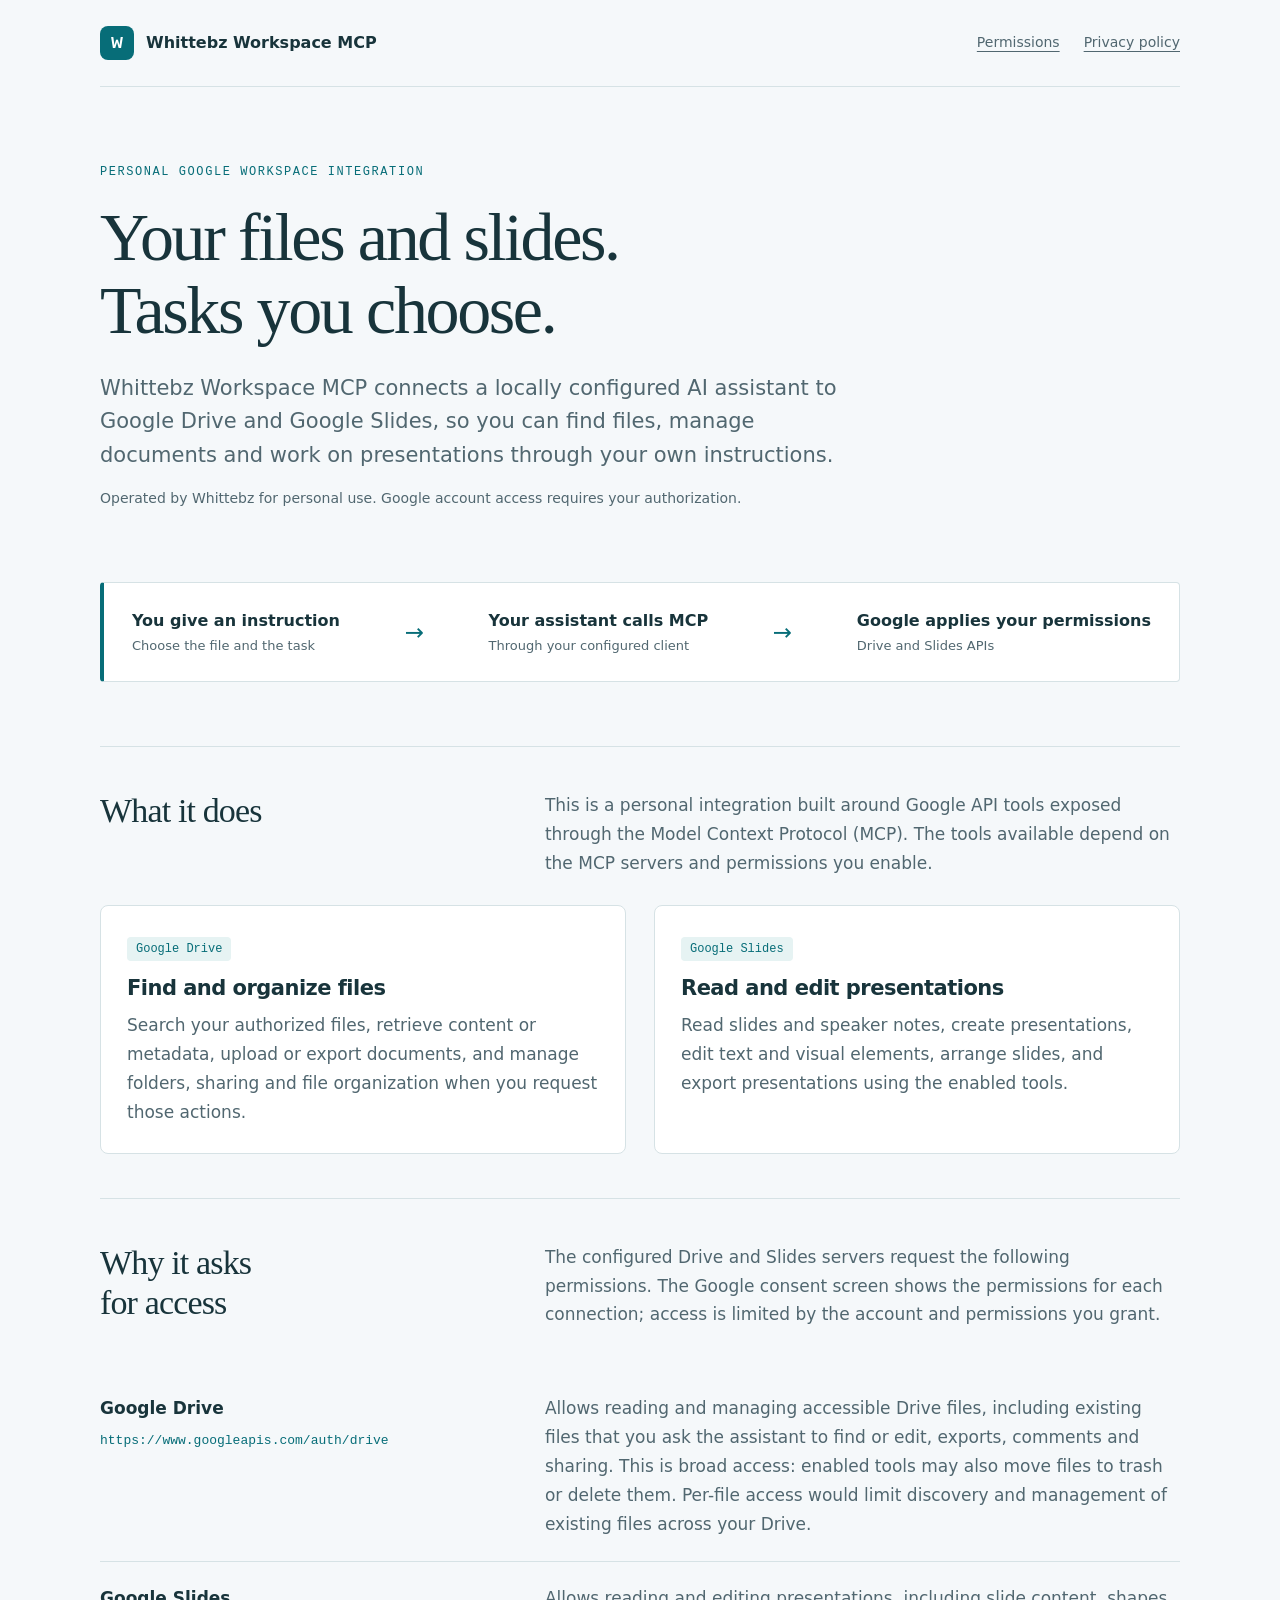
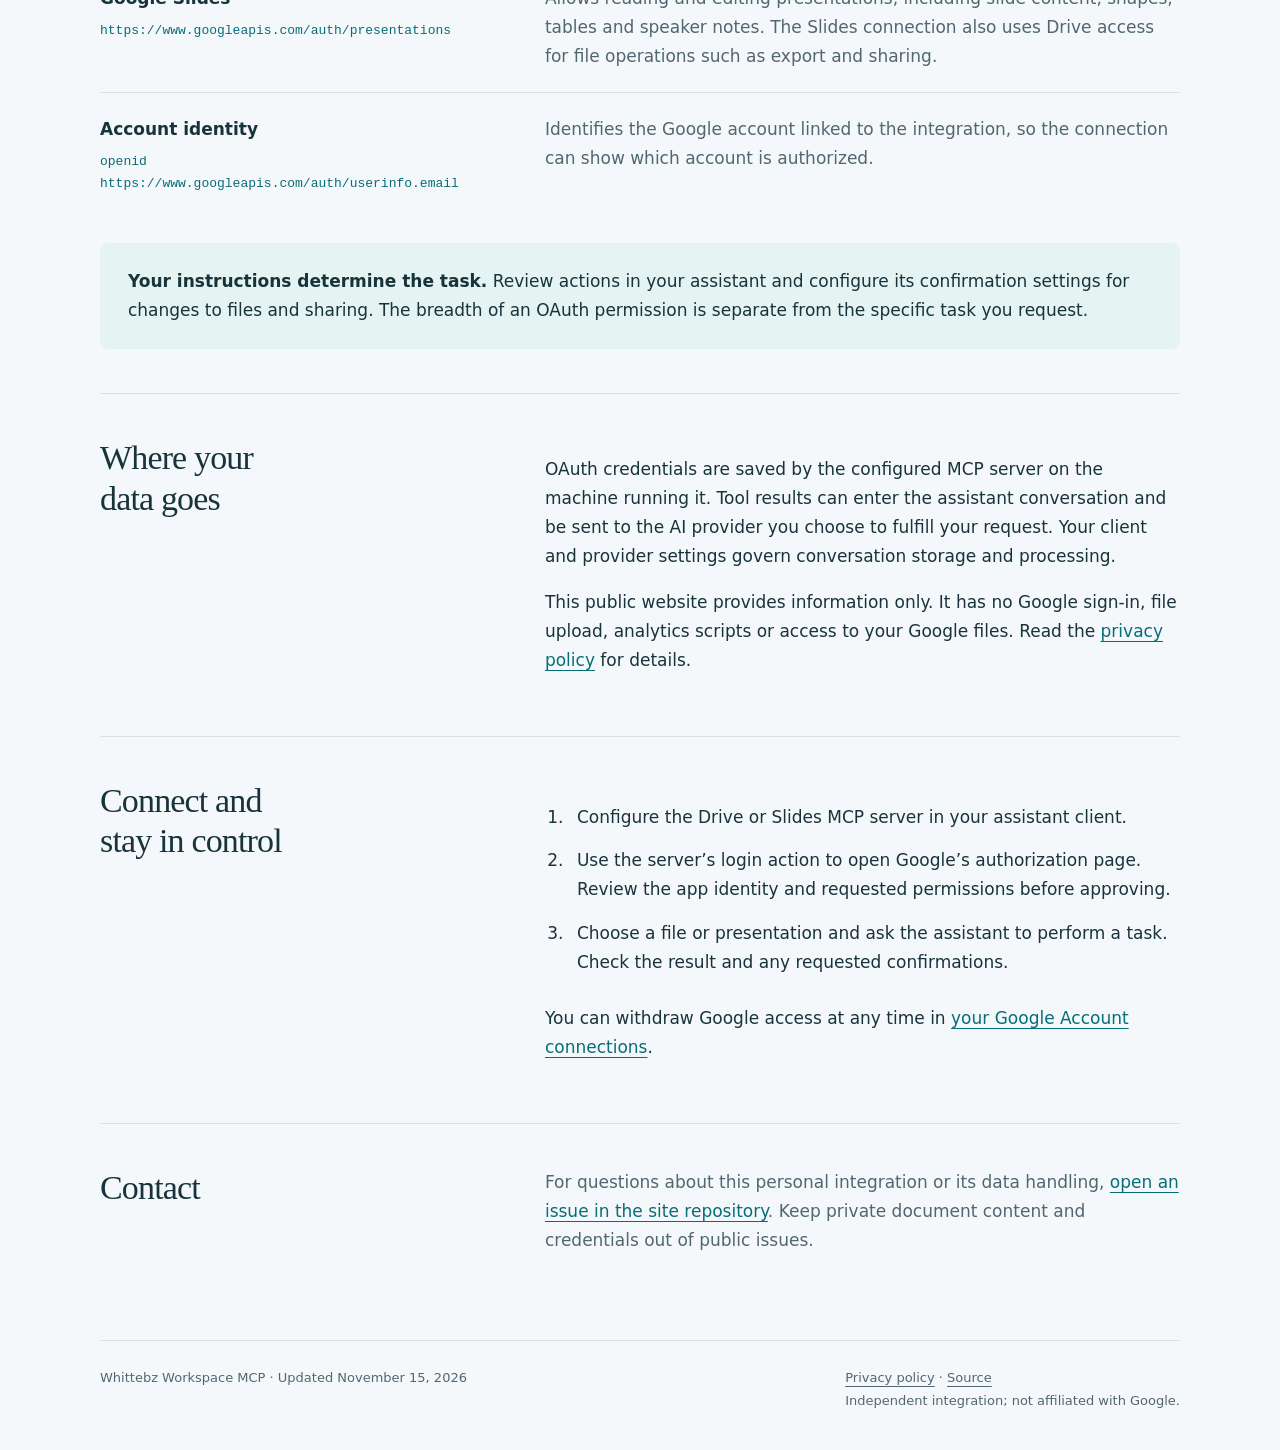
<file: index.html>
<!doctype html>
<html lang="en">
<head>
  <meta charset="utf-8">
  <meta name="viewport" content="width=device-width, initial-scale=1">
  <meta name="description" content="Whittebz Workspace MCP is a personal Google Drive and Google Slides integration for user-directed AI assistant tasks. Learn about its features, permissions and privacy.">
  <title>Whittebz Workspace MCP — Drive &amp; Slides integration</title>
  <link rel="canonical" href="https://whittebz.github.io/">
  <link rel="stylesheet" href="styles.css">
</head>
<body>
<header class="topbar">
  <a class="brand" href="./"><span class="mark" aria-hidden="true">w</span>Whittebz Workspace MCP</a>
  <nav aria-label="Main navigation"><a href="#permissions">Permissions</a><a href="privacy.html">Privacy policy</a></nav>
</header>
<main id="main">
  <div class="hero">
    <p class="eyebrow">Personal Google Workspace integration</p>
    <h1>Your files and slides.<br>Tasks you choose.</h1>
    <p class="lede">Whittebz Workspace MCP connects a locally configured AI assistant to Google Drive and Google Slides, so you can find files, manage documents and work on presentations through your own instructions.</p>
    <p class="subtle">Operated by Whittebz for personal use. Google account access requires your authorization.</p>
  </div>
  <div class="flow" aria-label="How the integration works">
    <div><strong>You give an instruction</strong><small>Choose the file and the task</small></div>
    <span class="arrow" aria-hidden="true">→</span>
    <div><strong>Your assistant calls MCP</strong><small>Through your configured client</small></div>
    <span class="arrow" aria-hidden="true">→</span>
    <div><strong>Google applies your permissions</strong><small>Drive and Slides APIs</small></div>
  </div>
  <section class="section" aria-labelledby="features-title">
    <div class="section-head"><h2 id="features-title">What it does</h2><p>This is a personal integration built around Google API tools exposed through the Model Context Protocol (MCP). The tools available depend on the MCP servers and permissions you enable.</p></div>
    <div class="features">
      <article class="feature"><span class="tag">Google Drive</span><h3>Find and organize files</h3><p>Search your authorized files, retrieve content or metadata, upload or export documents, and manage folders, sharing and file organization when you request those actions.</p></article>
      <article class="feature"><span class="tag">Google Slides</span><h3>Read and edit presentations</h3><p>Read slides and speaker notes, create presentations, edit text and visual elements, arrange slides, and export presentations using the enabled tools.</p></article>
    </div>
  </section>
  <section class="section" id="permissions" aria-labelledby="permissions-title">
    <div class="section-head"><h2 id="permissions-title">Why it asks<br>for access</h2><p>The configured Drive and Slides servers request the following permissions. The Google consent screen shows the permissions for each connection; access is limited by the account and permissions you grant.</p></div>
    <div class="scope-list">
      <div class="scope"><div><strong>Google Drive</strong><code>https://www.googleapis.com/auth/drive</code></div><p>Allows reading and managing accessible Drive files, including existing files that you ask the assistant to find or edit, exports, comments and sharing. This is broad access: enabled tools may also move files to trash or delete them. Per-file access would limit discovery and management of existing files across your Drive.</p></div>
      <div class="scope"><div><strong>Google Slides</strong><code>https://www.googleapis.com/auth/presentations</code></div><p>Allows reading and editing presentations, including slide content, shapes, tables and speaker notes. The Slides connection also uses Drive access for file operations such as export and sharing.</p></div>
      <div class="scope"><div><strong>Account identity</strong><code>openid<br>https://www.googleapis.com/auth/userinfo.email</code></div><p>Identifies the Google account linked to the integration, so the connection can show which account is authorized.</p></div>
    </div>
    <div class="notice"><p><strong>Your instructions determine the task.</strong> Review actions in your assistant and configure its confirmation settings for changes to files and sharing. The breadth of an OAuth permission is separate from the specific task you request.</p></div>
  </section>
  <section class="section" aria-labelledby="data-title">
    <div class="section-head"><h2 id="data-title">Where your<br>data goes</h2><div><p>OAuth credentials are saved by the configured MCP server on the machine running it. Tool results can enter the assistant conversation and be sent to the AI provider you choose to fulfill your request. Your client and provider settings govern conversation storage and processing.</p><p>This public website provides information only. It has no Google sign-in, file upload, analytics scripts or access to your Google files. Read the <a href="privacy.html">privacy policy</a> for details.</p></div></div>
  </section>
  <section class="section" aria-labelledby="control-title">
    <div class="section-head"><h2 id="control-title">Connect and<br>stay in control</h2><div><ol class="steps"><li>Configure the Drive or Slides MCP server in your assistant client.</li><li>Use the server’s login action to open Google’s authorization page. Review the app identity and requested permissions before approving.</li><li>Choose a file or presentation and ask the assistant to perform a task. Check the result and any requested confirmations.</li></ol><p>You can withdraw Google access at any time in <a href="https://myaccount.google.com/connections">your Google Account connections</a>.</p></div></div>
  </section>
  <section class="section" aria-labelledby="contact-title">
    <div class="section-head"><h2 id="contact-title">Contact</h2><p>For questions about this personal integration or its data handling, <a href="https://github.com/Whittebz/Whittebz.github.io/issues/new">open an issue in the site repository</a>. Keep private document content and credentials out of public issues.</p></div>
  </section>
</main>
<footer><p>Whittebz Workspace MCP · Updated November 15, 2026</p><p><a href="privacy.html">Privacy policy</a> · <a href="https://github.com/Whittebz/Whittebz.github.io">Source</a><br>Independent integration; not affiliated with Google.</p></footer>
</body>
</html>
</file>
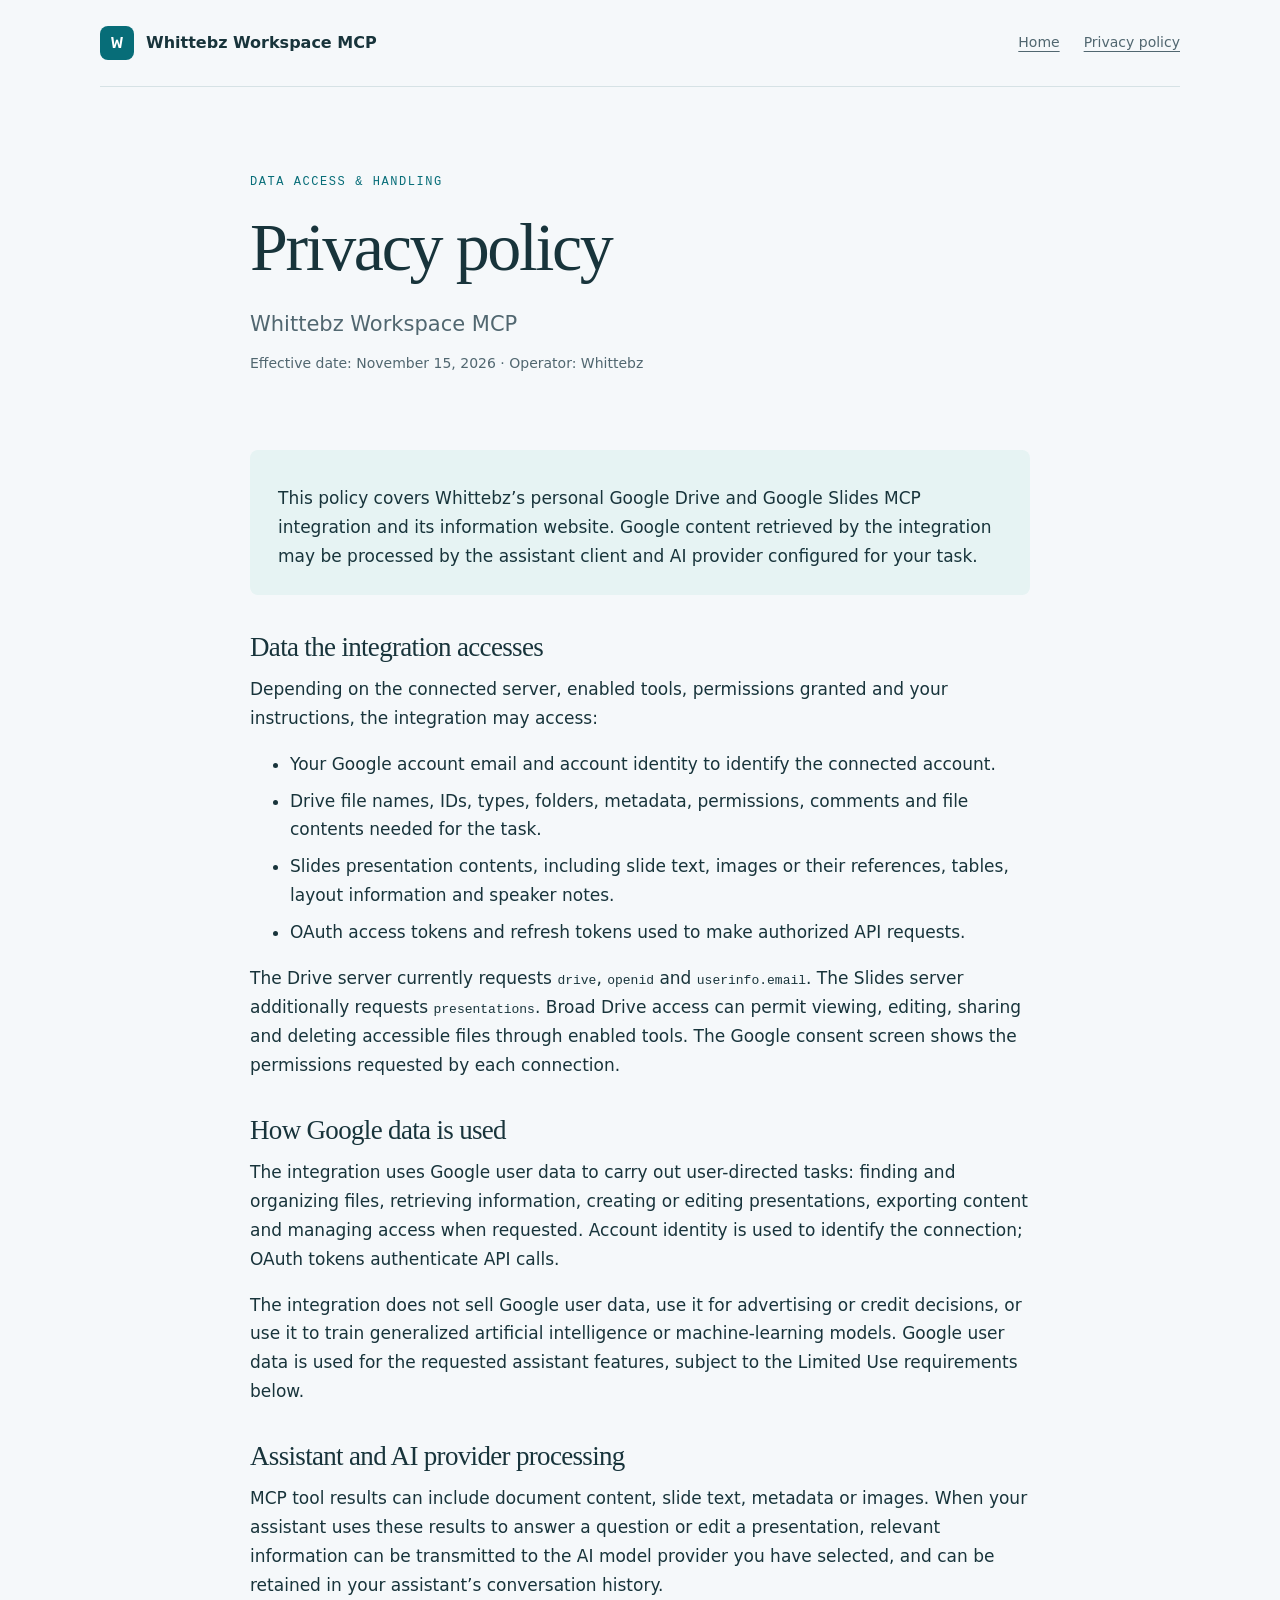
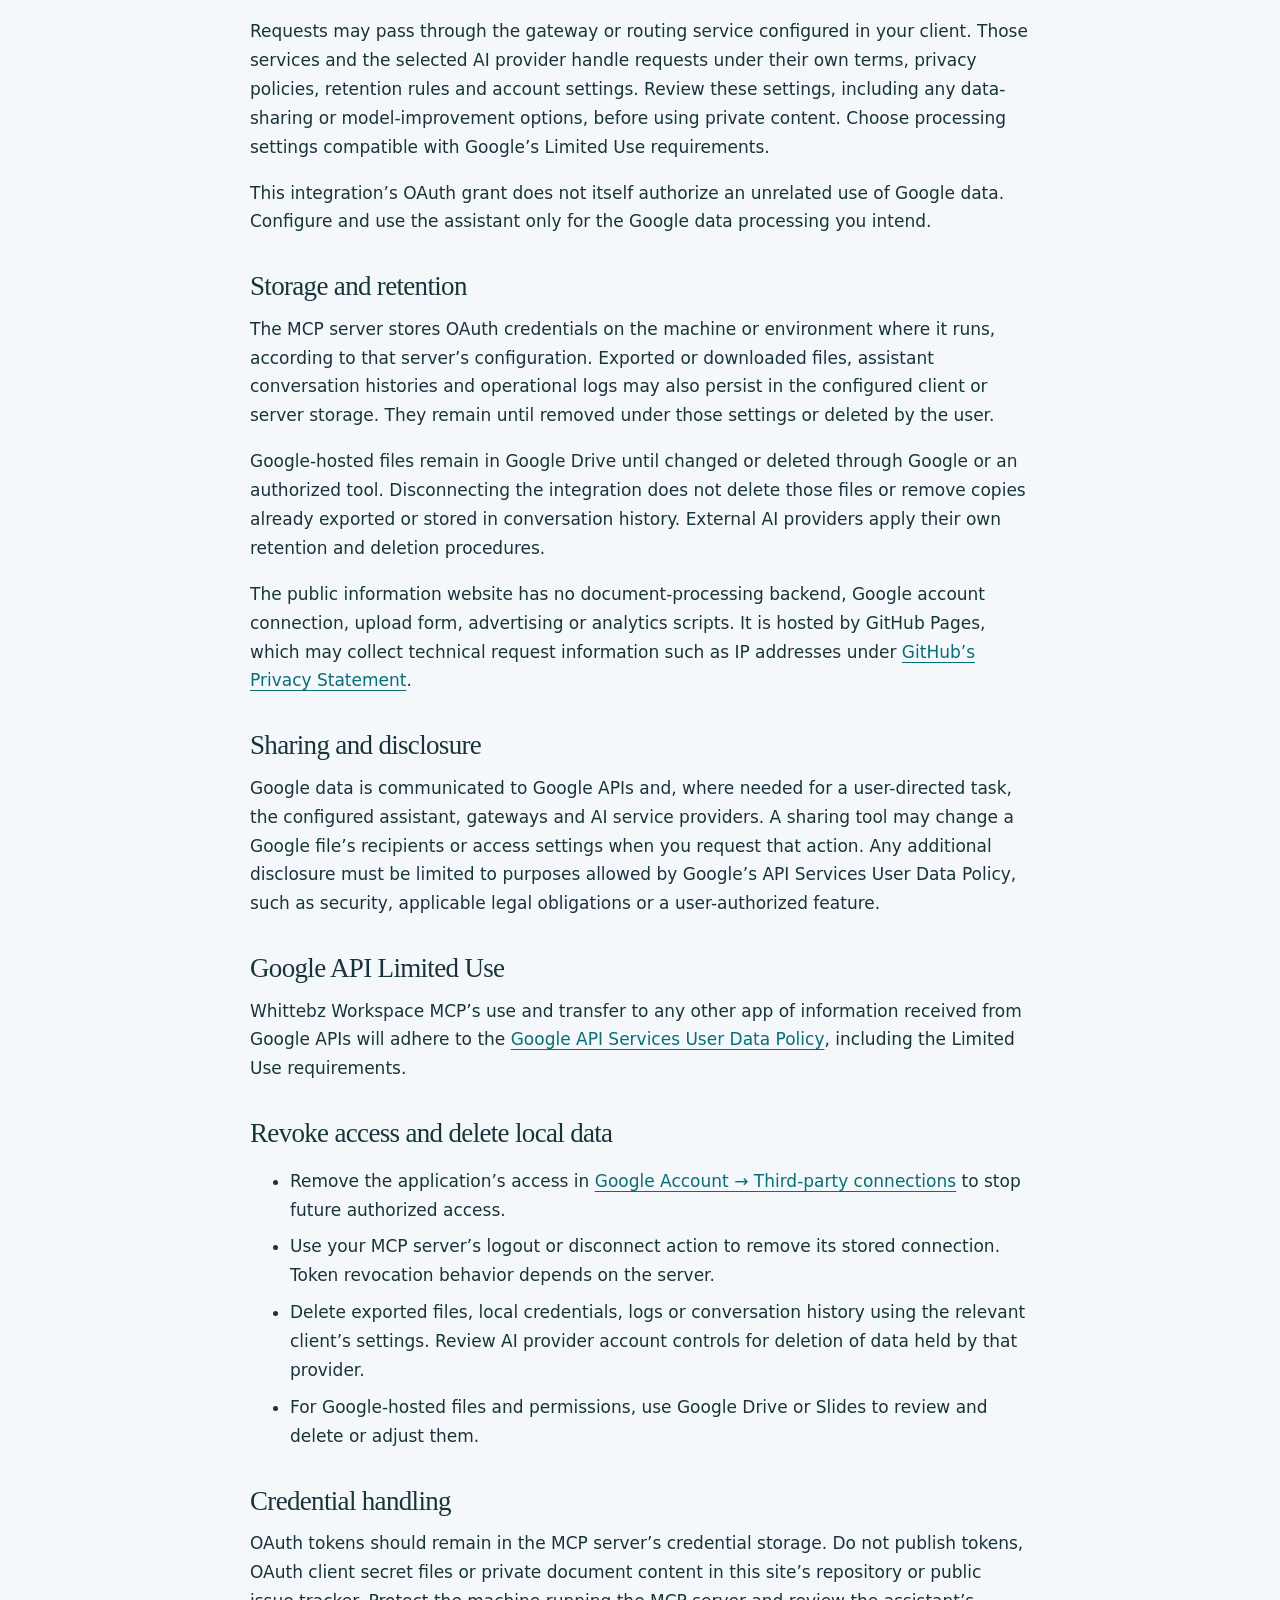
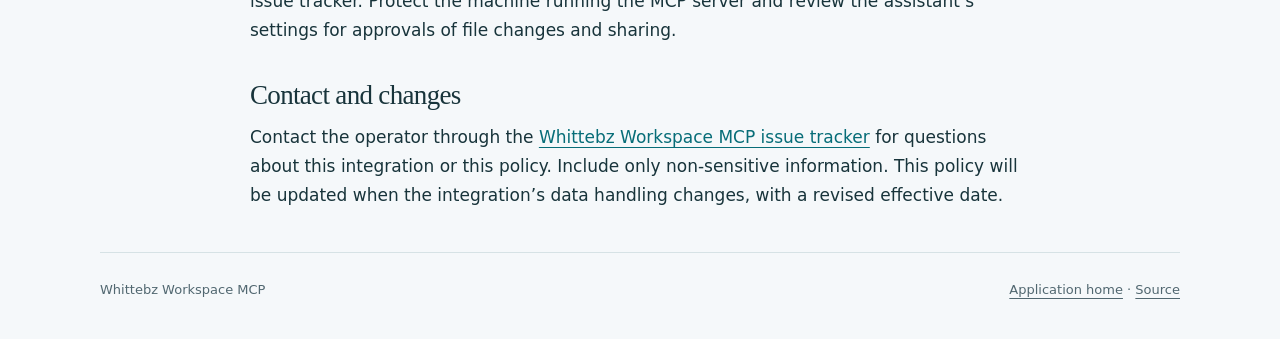
<file: privacy.html>
<!doctype html>
<html lang="en">
<head>
  <meta charset="utf-8">
  <meta name="viewport" content="width=device-width, initial-scale=1">
  <meta name="description" content="Privacy policy for Whittebz Workspace MCP: Google account permissions, file and presentation data, local credentials, AI processing, retention and revocation.">
  <title>Privacy policy — Whittebz Workspace MCP</title>
  <link rel="canonical" href="https://whittebz.github.io/privacy.html">
  <link rel="stylesheet" href="styles.css">
</head>
<body>
<header class="topbar"><a class="brand" href="./"><span class="mark" aria-hidden="true">w</span>Whittebz Workspace MCP</a><nav aria-label="Main navigation"><a href="./">Home</a><a href="privacy.html" aria-current="page">Privacy policy</a></nav></header>
<main class="policy" id="main">
  <div class="hero"><p class="eyebrow">Data access &amp; handling</p><h1>Privacy policy</h1><p class="lede">Whittebz Workspace MCP</p><p class="subtle">Effective date: November 15, 2026 · Operator: Whittebz</p></div>
  <div class="notice"><p>This policy covers Whittebz’s personal Google Drive and Google Slides MCP integration and its information website. Google content retrieved by the integration may be processed by the assistant client and AI provider configured for your task.</p></div>
  <section aria-labelledby="data"><h2 id="data">Data the integration accesses</h2><p>Depending on the connected server, enabled tools, permissions granted and your instructions, the integration may access:</p><ul><li>Your Google account email and account identity to identify the connected account.</li><li>Drive file names, IDs, types, folders, metadata, permissions, comments and file contents needed for the task.</li><li>Slides presentation contents, including slide text, images or their references, tables, layout information and speaker notes.</li><li>OAuth access tokens and refresh tokens used to make authorized API requests.</li></ul><p>The Drive server currently requests <code>drive</code>, <code>openid</code> and <code>userinfo.email</code>. The Slides server additionally requests <code>presentations</code>. Broad Drive access can permit viewing, editing, sharing and deleting accessible files through enabled tools. The Google consent screen shows the permissions requested by each connection.</p></section>
  <section aria-labelledby="use"><h2 id="use">How Google data is used</h2><p>The integration uses Google user data to carry out user-directed tasks: finding and organizing files, retrieving information, creating or editing presentations, exporting content and managing access when requested. Account identity is used to identify the connection; OAuth tokens authenticate API calls.</p><p>The integration does not sell Google user data, use it for advertising or credit decisions, or use it to train generalized artificial intelligence or machine-learning models. Google user data is used for the requested assistant features, subject to the Limited Use requirements below.</p></section>
  <section aria-labelledby="processing"><h2 id="processing">Assistant and AI provider processing</h2><p>MCP tool results can include document content, slide text, metadata or images. When your assistant uses these results to answer a question or edit a presentation, relevant information can be transmitted to the AI model provider you have selected, and can be retained in your assistant’s conversation history.</p><p>Requests may pass through the gateway or routing service configured in your client. Those services and the selected AI provider handle requests under their own terms, privacy policies, retention rules and account settings. Review these settings, including any data-sharing or model-improvement options, before using private content. Choose processing settings compatible with Google’s Limited Use requirements.</p><p>This integration’s OAuth grant does not itself authorize an unrelated use of Google data. Configure and use the assistant only for the Google data processing you intend.</p></section>
  <section aria-labelledby="storage"><h2 id="storage">Storage and retention</h2><p>The MCP server stores OAuth credentials on the machine or environment where it runs, according to that server’s configuration. Exported or downloaded files, assistant conversation histories and operational logs may also persist in the configured client or server storage. They remain until removed under those settings or deleted by the user.</p><p>Google-hosted files remain in Google Drive until changed or deleted through Google or an authorized tool. Disconnecting the integration does not delete those files or remove copies already exported or stored in conversation history. External AI providers apply their own retention and deletion procedures.</p><p>The public information website has no document-processing backend, Google account connection, upload form, advertising or analytics scripts. It is hosted by GitHub Pages, which may collect technical request information such as IP addresses under <a href="https://docs.github.com/en/site-policy/privacy-policies/github-general-privacy-statement">GitHub’s Privacy Statement</a>.</p></section>
  <section aria-labelledby="sharing"><h2 id="sharing">Sharing and disclosure</h2><p>Google data is communicated to Google APIs and, where needed for a user-directed task, the configured assistant, gateways and AI service providers. A sharing tool may change a Google file’s recipients or access settings when you request that action. Any additional disclosure must be limited to purposes allowed by Google’s API Services User Data Policy, such as security, applicable legal obligations or a user-authorized feature.</p></section>
  <section aria-labelledby="limited"><h2 id="limited">Google API Limited Use</h2><p>Whittebz Workspace MCP’s use and transfer to any other app of information received from Google APIs will adhere to the <a href="https://developers.google.com/terms/api-services-user-data-policy">Google API Services User Data Policy</a>, including the Limited Use requirements.</p></section>
  <section aria-labelledby="control"><h2 id="control">Revoke access and delete local data</h2><ul><li>Remove the application’s access in <a href="https://myaccount.google.com/connections">Google Account → Third-party connections</a> to stop future authorized access.</li><li>Use your MCP server’s logout or disconnect action to remove its stored connection. Token revocation behavior depends on the server.</li><li>Delete exported files, local credentials, logs or conversation history using the relevant client’s settings. Review AI provider account controls for deletion of data held by that provider.</li><li>For Google-hosted files and permissions, use Google Drive or Slides to review and delete or adjust them.</li></ul></section>
  <section aria-labelledby="security"><h2 id="security">Credential handling</h2><p>OAuth tokens should remain in the MCP server’s credential storage. Do not publish tokens, OAuth client secret files or private document content in this site’s repository or public issue tracker. Protect the machine running the MCP server and review the assistant’s settings for approvals of file changes and sharing.</p></section>
  <section aria-labelledby="contact"><h2 id="contact">Contact and changes</h2><p>Contact the operator through the <a href="https://github.com/Whittebz/Whittebz.github.io/issues/new">Whittebz Workspace MCP issue tracker</a> for questions about this integration or this policy. Include only non-sensitive information. This policy will be updated when the integration’s data handling changes, with a revised effective date.</p></section>
</main>
<footer><p>Whittebz Workspace MCP</p><p><a href="./">Application home</a> · <a href="https://github.com/Whittebz/Whittebz.github.io">Source</a></p></footer>
</body>
</html>
</file>
<file: styles.css>
:root{--paper:#f5f8fa;--white:#fff;--ink:#18343b;--muted:#516770;--line:#d6e2e5;--accent:#076d78;--pale:#e6f3f3;--display:Georgia,'Times New Roman',serif;--body:'Segoe UI',system-ui,-apple-system,sans-serif;--mono:Consolas,'Liberation Mono',monospace}*{box-sizing:border-box}html{scroll-behavior:smooth;scroll-padding-top:2rem}body{margin:0;background:var(--paper);color:var(--ink);font-family:var(--body);font-size:17px;line-height:1.7}a{color:var(--accent);text-underline-offset:4px}a:hover{text-decoration-thickness:2px}a:focus-visible,summary:focus-visible{outline:3px solid var(--accent);outline-offset:5px}header,main,footer{width:min(1080px,calc(100% - 64px));margin-inline:auto}.topbar{display:flex;align-items:center;justify-content:space-between;gap:24px;padding:26px 0;border-bottom:1px solid var(--line)}.brand{display:flex;align-items:center;gap:12px;color:var(--ink);font-weight:650;text-decoration:none;font-size:16px}.mark{background:var(--accent);color:white;display:grid;place-items:center;width:34px;height:34px;border-radius:8px;font-size:20px;font-family:var(--mono)}nav{display:flex;gap:24px;font-size:14px}nav a{color:var(--muted)}.hero{padding:76px 0 58px;max-width:830px}.eyebrow{font:12px/1.5 var(--mono);letter-spacing:.13em;text-transform:uppercase;color:var(--accent);margin:0 0 20px}h1,h2,h3{line-height:1.13;letter-spacing:-.025em}h1{font:clamp(38px,6.2vw,68px)/1.08 var(--display);margin:0 0 24px;letter-spacing:-.035em}h2{font:34px/1.2 var(--display);margin:0 0 20px}h3{font-size:21px;margin:0 0 10px}.lede{font-size:21px;line-height:1.6;color:var(--muted);max-width:740px;margin:0}.subtle{color:var(--muted);font-size:14px}.flow{display:flex;align-items:center;justify-content:space-between;gap:18px;padding:24px 28px;background:var(--white);border:1px solid var(--line);border-left:4px solid var(--accent);border-radius:4px;margin-bottom:64px}.flow span{display:block}.flow strong{display:block;font-size:16px}.flow small{display:block;color:var(--muted);font-size:13px}.arrow{font-size:23px;color:var(--accent)}.section{padding:44px 0;border-top:1px solid var(--line)}.section-head{display:grid;grid-template-columns:1fr 1.6fr;gap:48px}.section-head>p{margin:0;color:var(--muted)}.features{display:grid;grid-template-columns:1fr 1fr;gap:28px;margin-top:28px}.feature{padding:26px;background:var(--white);border:1px solid var(--line);border-radius:8px}.feature p{margin:0;color:var(--muted)}.tag{display:inline-block;font:12px var(--mono);color:var(--accent);background:var(--pale);padding:5px 9px;margin-bottom:16px;border-radius:4px}.scope-list{margin-top:28px}.scope{padding:22px 0;display:grid;grid-template-columns:1fr 1.6fr;gap:48px;border-bottom:1px solid var(--line)}.scope:last-child{border:0}.scope p{margin:0;color:var(--muted)}code{font-family:var(--mono);font-size:13px;overflow-wrap:anywhere}.scope code{display:block;color:var(--accent);margin-top:7px}.notice{padding:24px 28px;background:var(--pale);border-radius:8px;margin-top:26px}.notice p{margin:0}.steps{padding-left:24px}.steps li{padding:5px 0 10px 8px}.policy{max-width:780px}.policy .hero{padding-bottom:34px}.policy section{margin:34px 0}.policy h2{font-size:27px;margin-bottom:12px}.policy li{margin-bottom:8px}.policy p{margin-top:10px}.policy .notice{margin-bottom:36px}footer{padding:26px 0 38px;margin-top:42px;border-top:1px solid var(--line);display:flex;justify-content:space-between;gap:24px;color:var(--muted);font-size:13px}footer p{margin:0}footer a{color:var(--muted)}@media(max-width:700px){header,main,footer{width:calc(100% - 36px)}.topbar{align-items:flex-start;gap:16px}.brand{font-size:14px}nav{gap:14px;font-size:13px;flex-wrap:wrap;justify-content:flex-end}.hero{padding:48px 0 34px}.lede{font-size:18px}.flow{align-items:stretch;flex-direction:column;gap:8px;padding:22px;margin-bottom:40px}.arrow{transform:rotate(90deg);align-self:flex-start;margin:0 12px}.section{padding:32px 0}.section-head,.features,.scope{grid-template-columns:1fr;gap:16px}h2{font-size:29px}.features{gap:16px}.scope{padding:20px 0}footer{flex-direction:column;gap:12px}}@media(prefers-reduced-motion:reduce){html{scroll-behavior:auto}}
</file>
